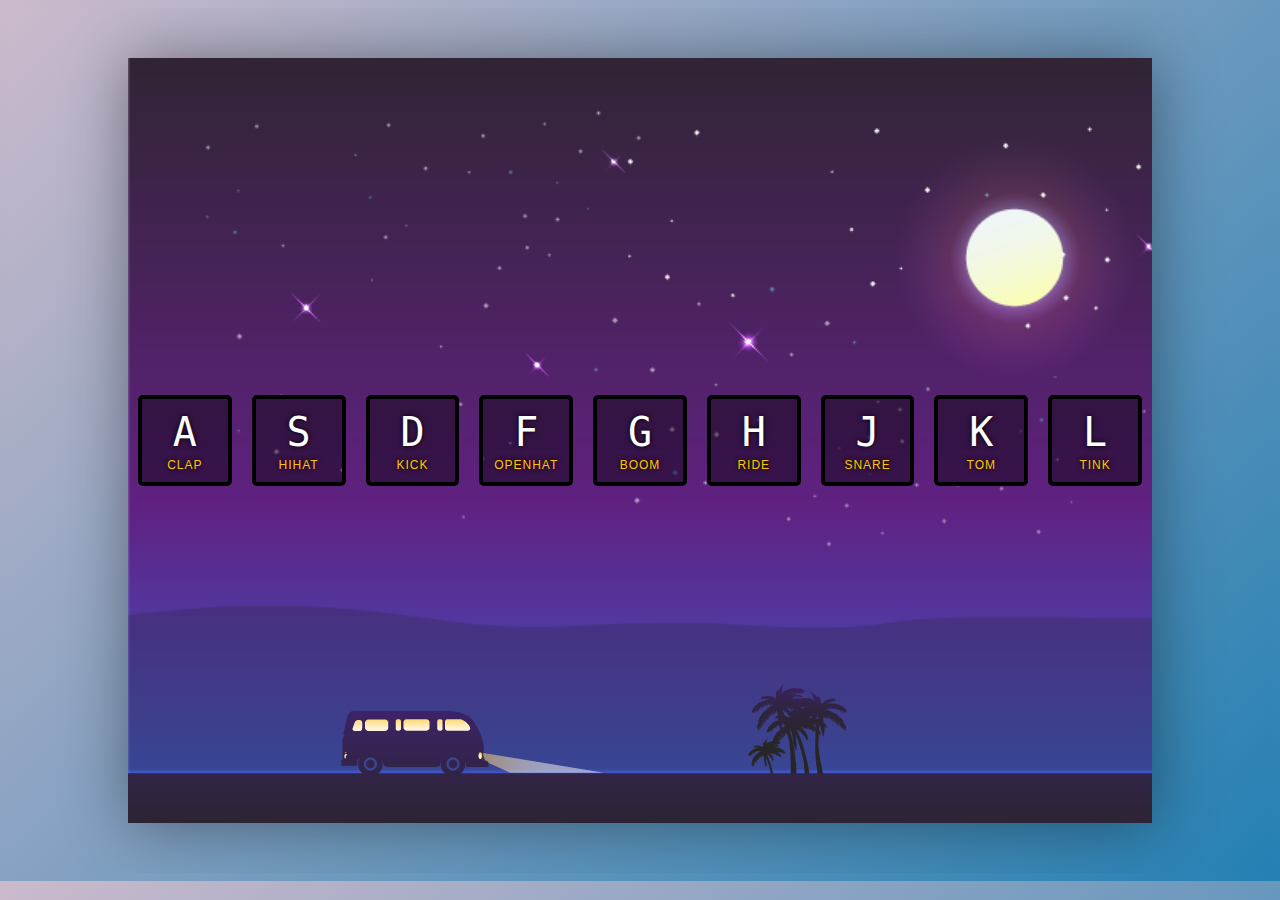
<file: Day1/index.html>
<!DOCTYPE html>
<html lang="en">

<head>
    <meta charset="UTF-8">
    <title>JS Drum Kit</title>
    <link rel="stylesheet" href="style.css">
</head>

<body>

    <div class="night">

        <div class="surface"></div>
        <div class="car">
            <img src="./assets/Img_06.png" alt="">
        </div>

        <div class="keys">
            <div data-key="65" class="key">
                <kbd>A</kbd>
                <span class="sound">clap</span>
            </div>
            <div data-key="83" class="key">
                <kbd>S</kbd>
                <span class="sound">hihat</span>
            </div>
            <div data-key="68" class="key">
                <kbd>D</kbd>
                <span class="sound">kick</span>
            </div>
            <div data-key="70" class="key">
                <kbd>F</kbd>
                <span class="sound">openhat</span>
            </div>
            <div data-key="71" class="key">
                <kbd>G</kbd>
                <span class="sound">boom</span>
            </div>
            <div data-key="72" class="key">
                <kbd>H</kbd>
                <span class="sound">ride</span>
            </div>
            <div data-key="74" class="key">
                <kbd>J</kbd>
                <span class="sound">snare</span>
            </div>
            <div data-key="75" class="key">
                <kbd>K</kbd>
                <span class="sound">tom</span>
            </div>
            <div data-key="76" class="key">
                <kbd>L</kbd>
                <span class="sound">tink</span>
            </div>
        </div>
    </div>



    <!-- use <audio> tags to play sounds -->
    <audio data-key="65" src="sounds/clap.wav"></audio>
    <audio data-key="83" src="sounds/hihat.wav"></audio>
    <audio data-key="68" src="sounds/kick.wav"></audio>
    <audio data-key="70" src="sounds/openhat.wav"></audio>
    <audio data-key="71" src="sounds/boom.wav"></audio>
    <audio data-key="72" src="sounds/ride.wav"></audio>
    <audio data-key="74" src="sounds/snare.wav"></audio>
    <audio data-key="75" src="sounds/tom.wav"></audio>
    <audio data-key="76" src="sounds/tink.wav"></audio>

    <!-- not put in <head> to prevent delay -->
    <script src="index.js"></script>

</body>

</html>
</file>
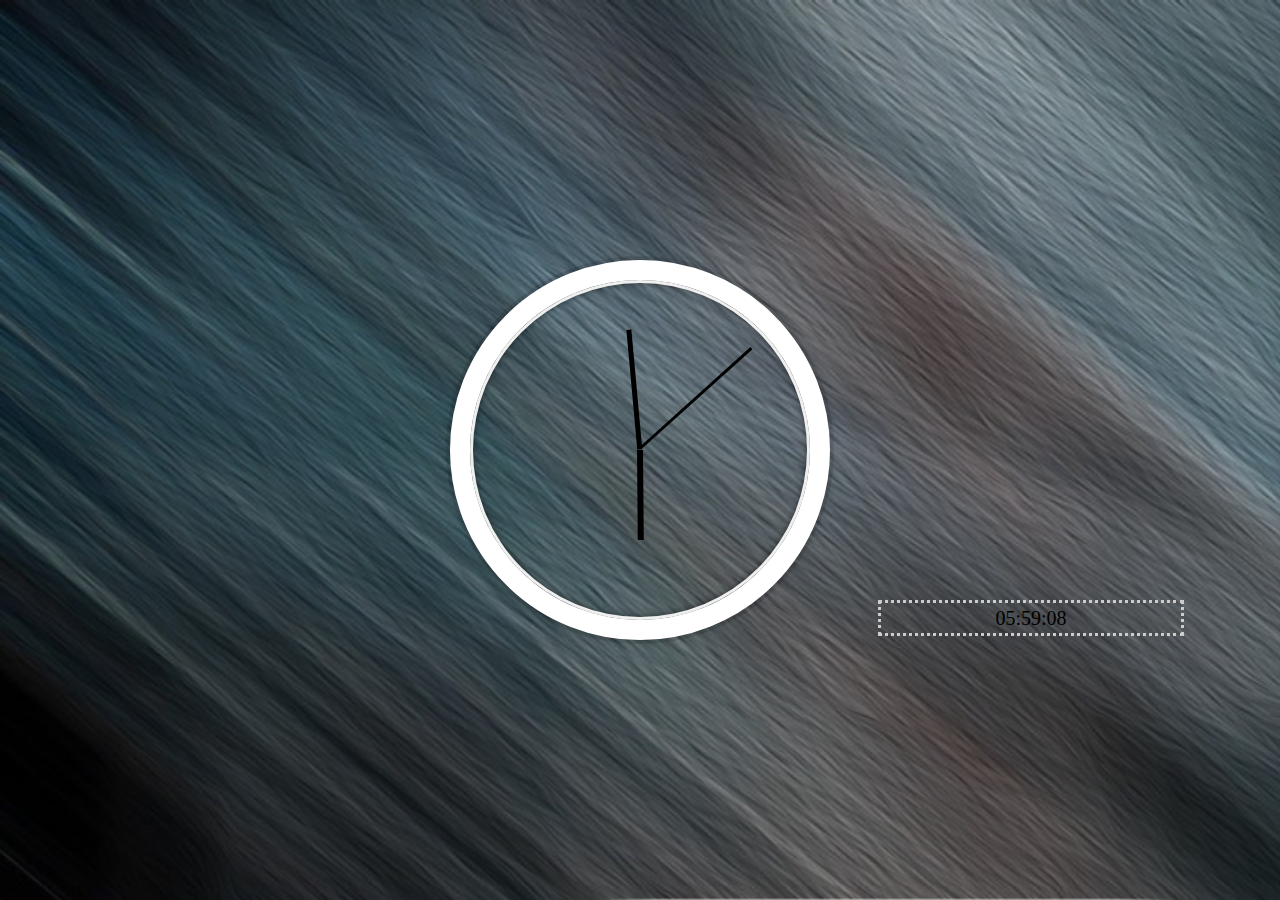
<file: Day2 - Clock/index.html>
<!DOCTYPE html>
<html lang="en">

<head>
    <meta charset="UTF-8">
    <title>Clock</title>
    <link rel="stylesheet" href="style.css">
</head>

<body οnlοad="show()">


    <div class="clock">
        <div class="clock-face">
            <div class="tick hour-tick"></div>
            <div class="tick min-tick"></div>
            <div class="tick second-tick"></div>
        </div>
        <div class="number" id="nowDiv"></div>
    </div>

    <script src="index.js"></script>
</body>

</html>
</file>
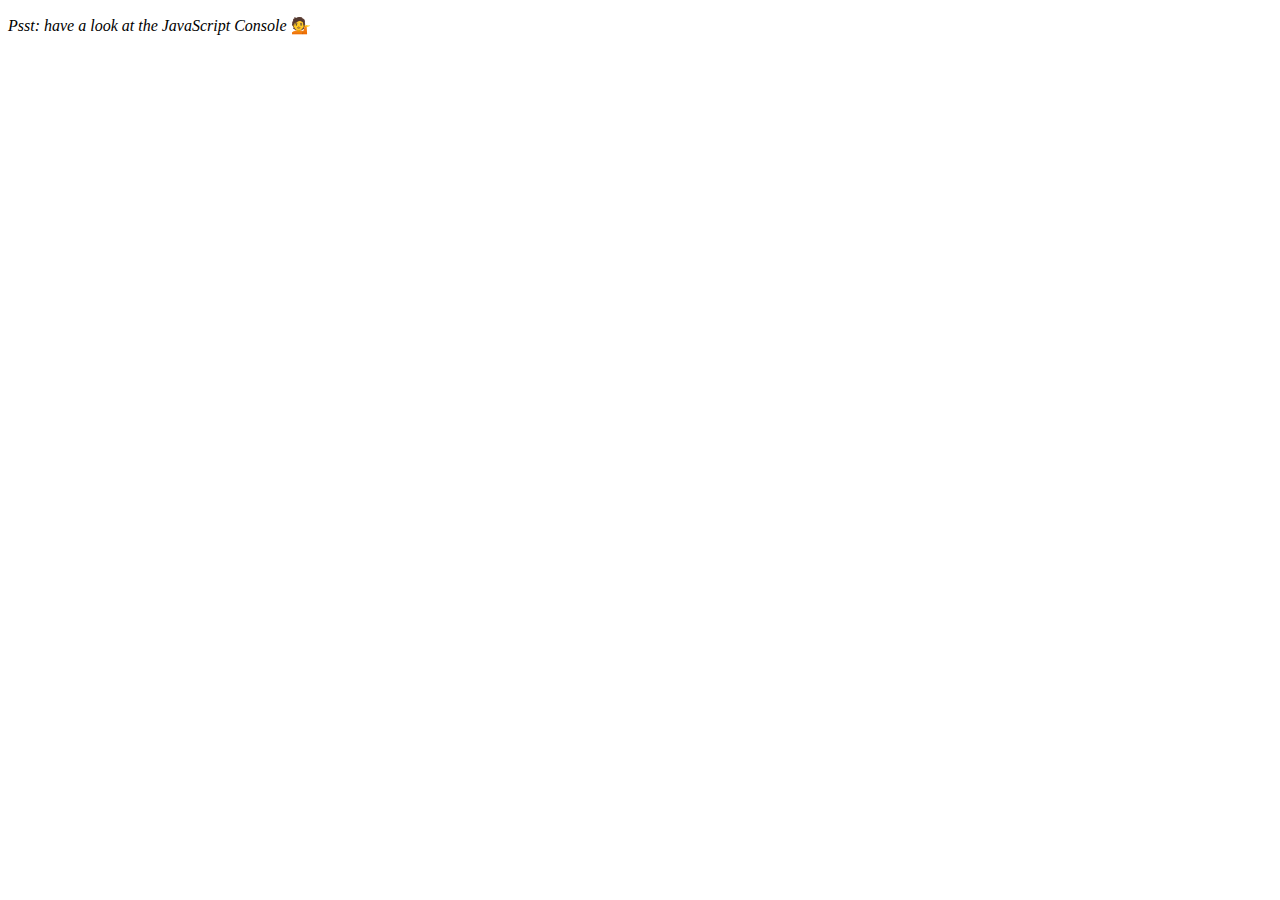
<file: Day4 - Array Cardio/index.html>
<!DOCTYPE html>
<html lang="en">

<head>
    <meta charset="UTF-8">
    <title>Array Cardio 💪</title>
</head>

<body>
    <p><em>Psst: have a look at the JavaScript Console</em> 💁</p>
    <script src="index.js"></script>
</body>

</html>
</file>
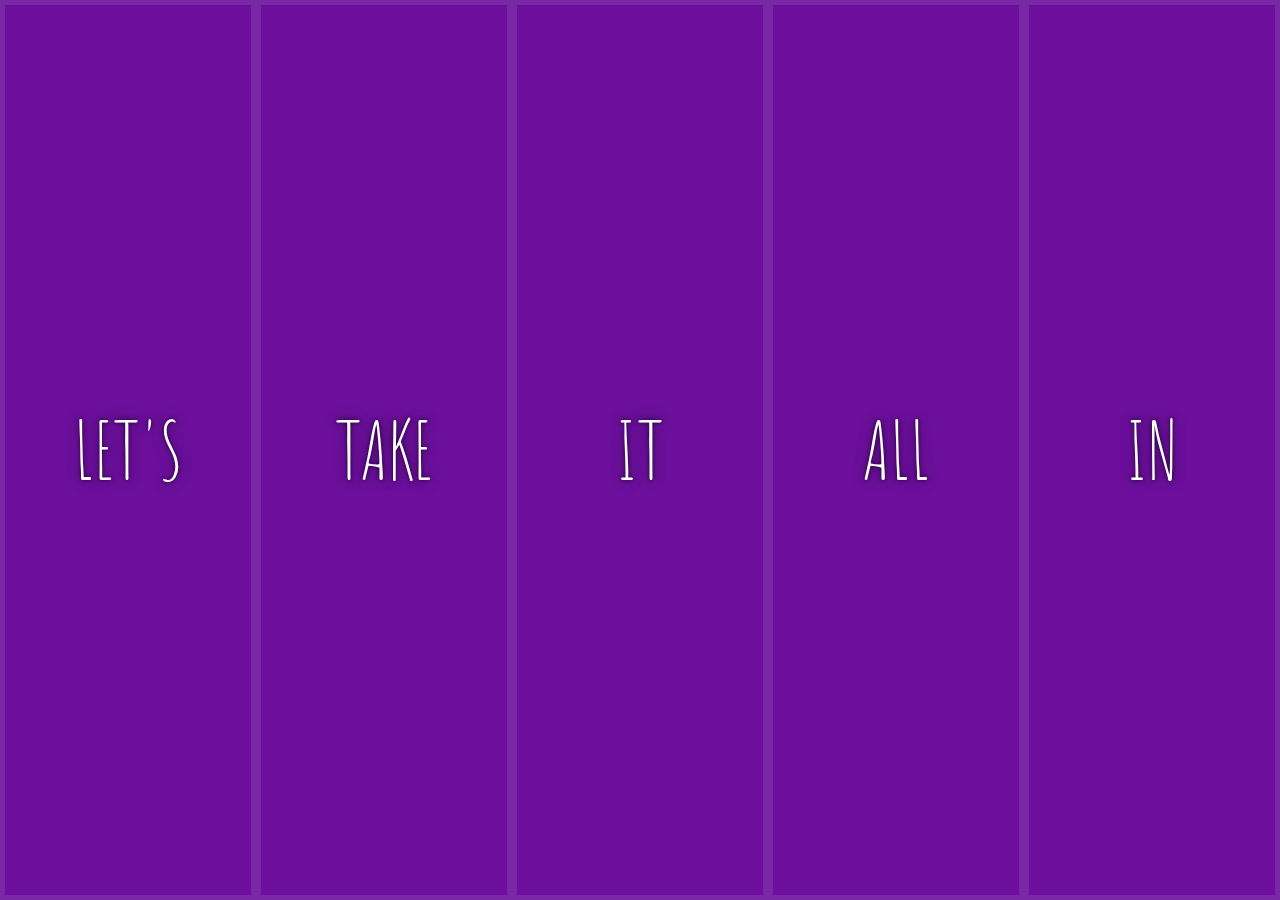
<file: Day5 - Flex Panel Gallery/index.html>
<!DOCTYPE html>
<html lang="en">

<head>
    <meta charset="UTF-8">
    <title>Flex Panels 💪</title>
    <link href='https://fonts.googleapis.com/css?family=Amatic+SC' rel='stylesheet' type='text/css'>
    <link rel="stylesheet" href="style.css">
</head>

<body>
    <div class="panels">
        <div class="panel panel1">
            <p>Hey</p>
            <p>Let's</p>
            <p>Dance</p>
        </div>
        <div class="panel panel2">
            <p>Give</p>
            <p>Take</p>
            <p>Receive</p>
        </div>
        <div class="panel panel3">
            <p>Experience</p>
            <p>It</p>
            <p>Today</p>
        </div>
        <div class="panel panel4">
            <p>Give</p>
            <p>All</p>
            <p>You can</p>
        </div>
        <div class="panel panel5">
            <p>Life</p>
            <p>In</p>
            <p>Motion</p>
        </div>
    </div>

    <script src="index.js"></script>

</body>

</html>
</file>
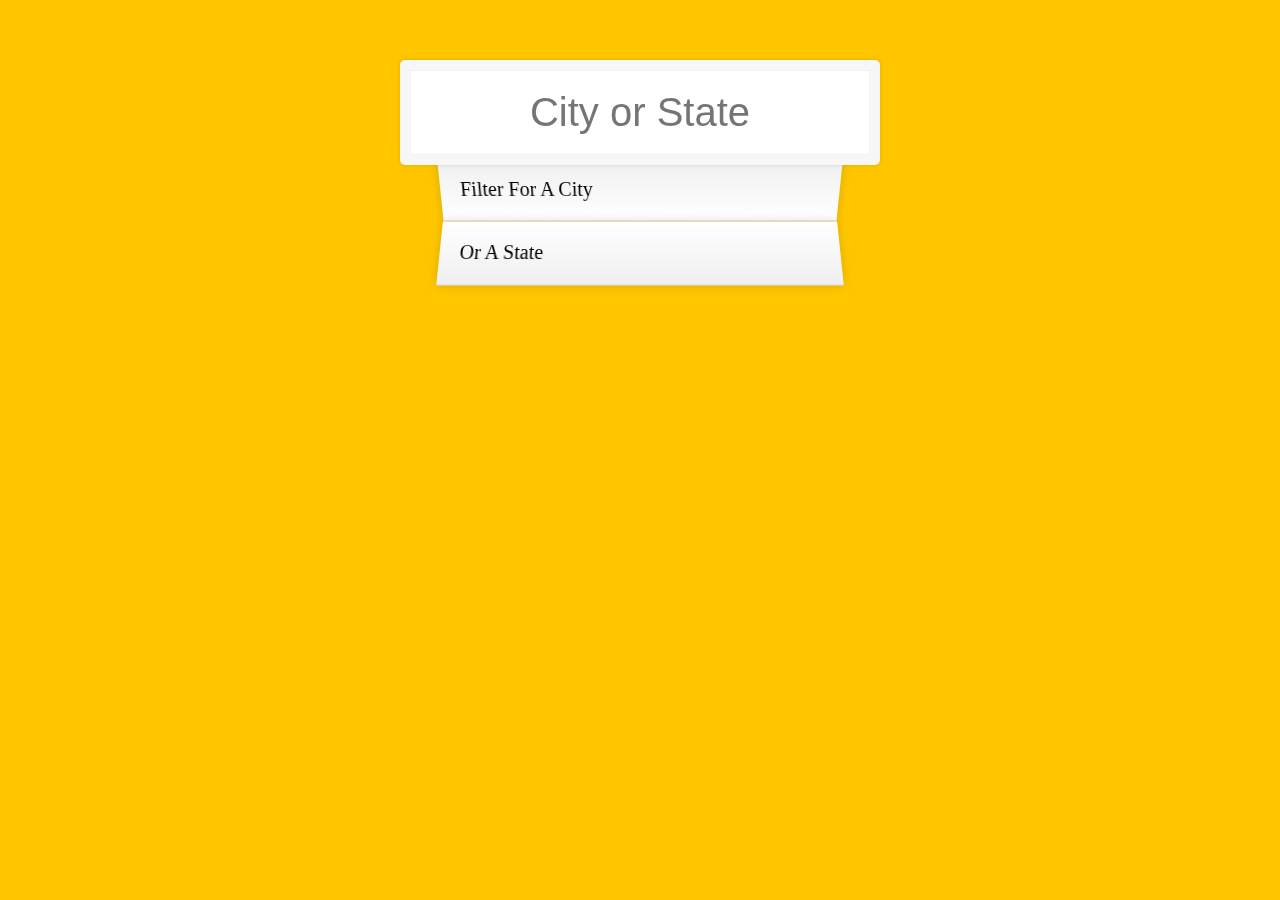
<file: Day6 - Seaching data with fecth()/index.html>
<!DOCTYPE html>
<html lang="en">

<head>
    <meta charset="UTF-8">
    <title>Type Ahead 👀</title>
    <link rel="stylesheet" href="style.css">
</head>

<body>

    <form class="search-form">
        <input type="text" class="search" placeholder="City or State">
        <ul class="suggestions">
            <li>Filter for a city</li>
            <li>or a state</li>
        </ul>
    </form>
    <script src="index.js"></script>
</body>

</html>
</file>
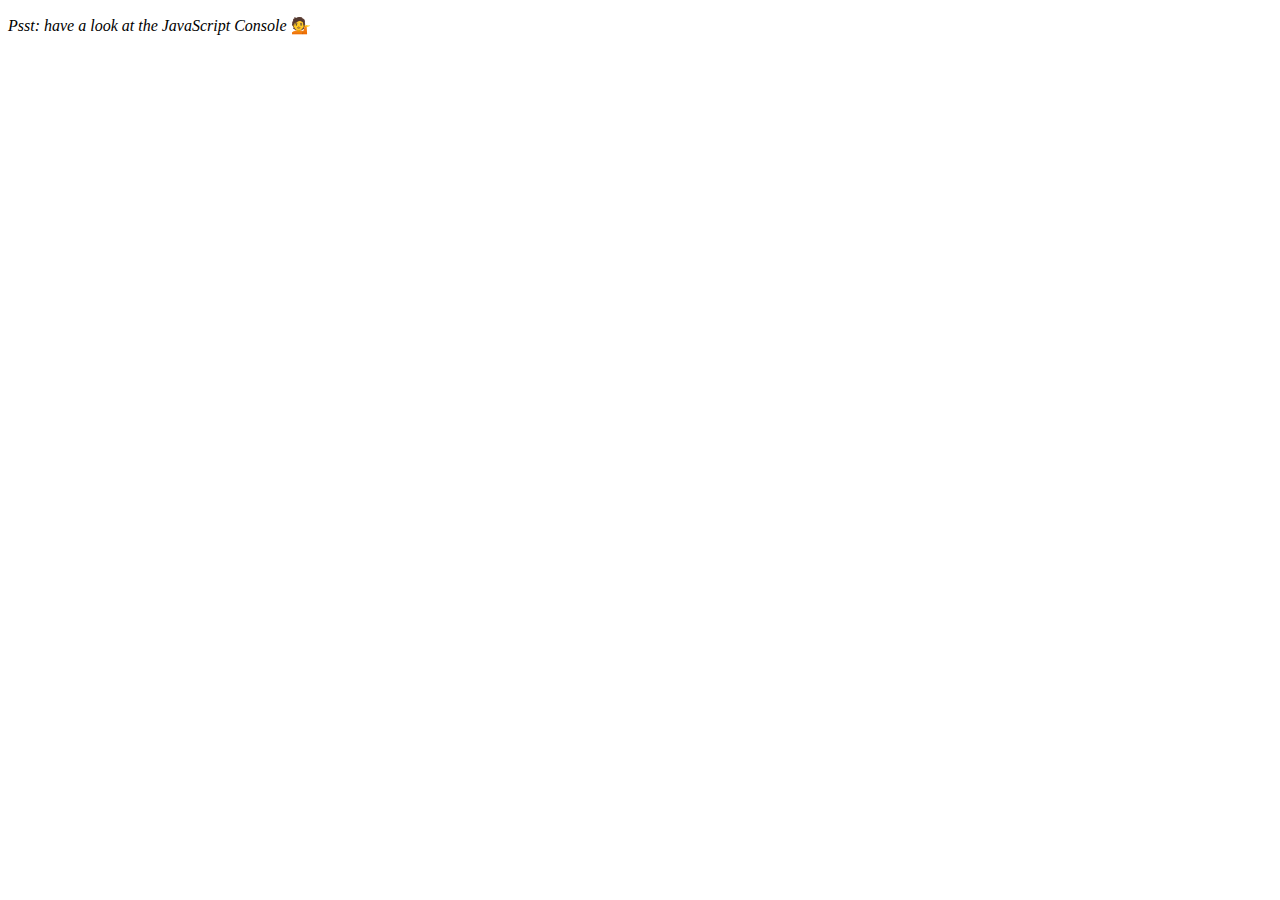
<file: Day7 - Array Cardio Day 2/index.html>
<!DOCTYPE html>
<html lang="en">

<head>
    <meta charset="UTF-8">
    <title>Array Cardio 💪💪</title>
</head>

<body>
    <p><em>Psst: have a look at the JavaScript Console</em> 💁</p>
    <script src="index.js"></script>
</body>

</html>
</file>
<file: Day1/style.css>
body,
html {
    font-size: 10px;
    background-image: linear-gradient(-225deg, #CBBACC 0%, #2580B3 100%);
    overflow-y: hidden;
    padding: 0;
    font-family: sans-serif;
}


/* background settings */

.night {
    height: 85vh;
    width: 80vw;
    margin: 5rem auto;
    background: url(./assets/Img_1.png);
    background-size: cover;
    position: relative;
    box-shadow: 1px 2px 60px rgba(0, 0, 0, 0.4);
    overflow-x: hidden;
}

.surface {
    height: 140px;
    width: 500%;
    background: url(./assets/Img_02.png);
    display: block;
    position: absolute;
    bottom: 0%;
    left: 0%;
    background-repeat: repeat-x;
    animation: moveRight 6s linear infinite;
}

.car {
    position: absolute;
    bottom: 5.7%;
    left: 20%;
    animation: carUpDown 1s linear infinite;
}


/* animations */

@keyframes moveRight {
    100% {
        transform: translateX(-2950px);
    }
}

@keyframes carUpDown {
    100% {
        transform: translateY(-1px);
    }
    50% {
        transform: translateY(2px);
    }
    0% {
        transform: translateY(-1px);
    }
}


/* keys settings */

.keys {
    display: flex;
    flex: 1;
    min-height: 85vh;
    align-items: center;
    justify-content: center;
}

.key {
    border: .4rem solid black;
    border-radius: .5rem;
    margin: 1rem;
    font-size: 1.5rem;
    padding: 1rem .5rem;
    transition: all .07s ease;
    width: 10rem;
    text-align: center;
    color: white;
    background: rgba(0, 0, 0, 0.4);
    text-shadow: 0 0 .5rem black;
}

.playing {
    transform: scale(1.1);
    border-color: #ffc600;
    box-shadow: 0 0 1rem #ffc600;
}

kbd {
    display: block;
    font-size: 4rem;
}

.sound {
    font-size: 1.2rem;
    text-transform: uppercase;
    letter-spacing: .1rem;
    color: #ffc600;
}
</file>
<file: Day2 - Clock/style.css>
html {
    background: url("./background.png");
    background-size: cover;
    font-family: 'helvetica neue';
    text-align: center;
    font-size: 10px;
}

body {
    margin: 0;
    font-size: 2rem;
    display: flex;
    flex: 1;
    min-height: 100vh;
    align-items: center;
}

.clock {
    width: 30rem;
    height: 30rem;
    border: 20px solid white;
    border-radius: 50%;
    margin: 50px auto;
    position: relative;
    padding: 2rem;
    box-shadow: 0 0 0 4px rgba(0, 0, 0, 0.1), inset 0 0 0 3px #EFEFEF, inset 0 0 10px black, 0 0 10px rgba(0, 0, 0, 0.2);
}

.clock-face {
    position: relative;
    width: 100%;
    height: 100%;
    transform: translateY(-3px);
    /* account for the height of the clock ticks */
}

.tick {
    background: black;
    position: absolute;
    top: 50%;
    transform-origin: 100%;
    transform: rotate(90deg);
    transition: all 0.03s;
    transition-timing-function: cubic-bezier(0.1, 2.7, 0.58, 1);
}

.hour-tick {
    width: 30%;
    height: 6px;
    left: 20%;
}

.min-tick {
    width: 40%;
    height: 4.5px;
    left: 10%;
}

.second-tick {
    width: 50%;
    height: 3px;
}

.number {
    width: 300px;
    height: 30px;
    line-height: 30px;
    text-align: center;
    border: 3px dotted #ccc;
    position: absolute;
    /* top: 50%; */
    left: 120%;
}
</file>
<file: Day5 - Flex Panel Gallery/style.css>
html {
    box-sizing: border-box;
    background: #ffc600;
    font-family: 'helvetica neue';
    font-size: 20px;
    font-weight: 200;
}

body {
    margin: 0;
}

*,
*:before,
*:after {
    box-sizing: inherit;
}

.panels {
    min-height: 100vh;
    overflow: hidden;
    display: flex;
}

.panel {
    background: #6B0F9C;
    box-shadow: inset 0 0 0 5px rgba(255, 255, 255, 0.1);
    color: white;
    text-align: center;
    align-items: center;
    /* Safari transitionend event.propertyName === flex */
    /* Chrome + FF transitionend event.propertyName === flex-grow */
    transition: font-size 0.7s cubic-bezier(0.61, -0.19, 0.7, -0.11), flex 0.7s cubic-bezier(0.61, -0.19, 0.7, -0.11), background 0.2s;
    font-size: 20px;
    background-size: cover;
    background-position: center;
    /* flex set to 1 that each of the element would evenly distibute the extra room*/
    flex: 1;
    justify-content: center;
    display: flex;
    flex-direction: column;
}

.panel1 {
    background-image: url(https://source.unsplash.com/gYl-UtwNg_I/1500x1500);
}

.panel2 {
    background-image: url(https://source.unsplash.com/rFKUFzjPYiQ/1500x1500);
}

.panel3 {
    background-image: url(https://images.unsplash.com/photo-1465188162913-8fb5709d6d57?ixlib=rb-0.3.5&q=80&fm=jpg&crop=faces&cs=tinysrgb&w=1500&h=1500&fit=crop&s=967e8a713a4e395260793fc8c802901d);
}

.panel4 {
    background-image: url(https://source.unsplash.com/ITjiVXcwVng/1500x1500);
}

.panel5 {
    background-image: url(https://source.unsplash.com/3MNzGlQM7qs/1500x1500);
}


/* Flex Items */

.panel>* {
    margin: 0;
    width: 100%;
    transition: transform 0.5s;
    flex: 1 0 auto;
    display: flex;
    justify-content: center;
    align-items: center;
}

.panel>*:first-child {
    transform: translateY(-100%);
}

.panel.open-active>*:first-child {
    transform: translateY(0);
}

.panel>*:last-child {
    transform: translateY(100%);
}

.panel.open-active>*:last-child {
    transform: translateY(0);
}

.panel p {
    text-transform: uppercase;
    font-family: 'Amatic SC', cursive;
    text-shadow: 0 0 4px rgba(0, 0, 0, 0.72), 0 0 14px rgba(0, 0, 0, 0.45);
    font-size: 2em;
}

.panel p:nth-child(2) {
    font-size: 4em;
}

.panel.open {
    flex: 5;
    font-size: 40px;
}

@media only screen and (max-width: 600px) {
    .panel p {
        font-size: 1em;
    }
}
</file>
<file: Day6 - Seaching data with fecth()/style.css>
html {
  box-sizing: border-box;
  background: #ffc600;
  font-family: 'helvetica neue';
  font-size: 20px;
  font-weight: 200;
}

*, *:before, *:after {
  box-sizing: inherit;
}

input {
  width: 100%;
  padding: 20px;
}

.search-form {
  max-width: 400px;
  margin: 50px auto;
}

input.search {
  margin: 0;
  text-align: center;
  outline: 0;
  border: 10px solid #F7F7F7;
  width: 120%;
  left: -10%;
  position: relative;
  top: 10px;
  z-index: 2;
  border-radius: 5px;
  font-size: 40px;
  box-shadow: 0 0 5px rgba(0, 0, 0, 0.12), inset 0 0 2px rgba(0, 0, 0, 0.19);
}

.suggestions {
  margin: 0;
  padding: 0;
  position: relative;
  /*perspective: 20px;*/
}

.suggestions li {
  background: white;
  list-style: none;
  border-bottom: 1px solid #D8D8D8;
  box-shadow: 0 0 10px rgba(0, 0, 0, 0.14);
  margin: 0;
  padding: 20px;
  transition: background 0.2s;
  display: flex;
  justify-content: space-between;
  text-transform: capitalize;
}

.suggestions li:nth-child(even) {
  transform: perspective(100px) rotateX(3deg) translateY(2px) scale(1.001);
  background: linear-gradient(to bottom,  #ffffff 0%,#EFEFEF 100%);
}

.suggestions li:nth-child(odd) {
  transform: perspective(100px) rotateX(-3deg) translateY(3px);
  background: linear-gradient(to top,  #ffffff 0%,#EFEFEF 100%);
}

span.population {
  font-size: 15px;
}

.hl {
  background: #ffc600;
}
</file>
